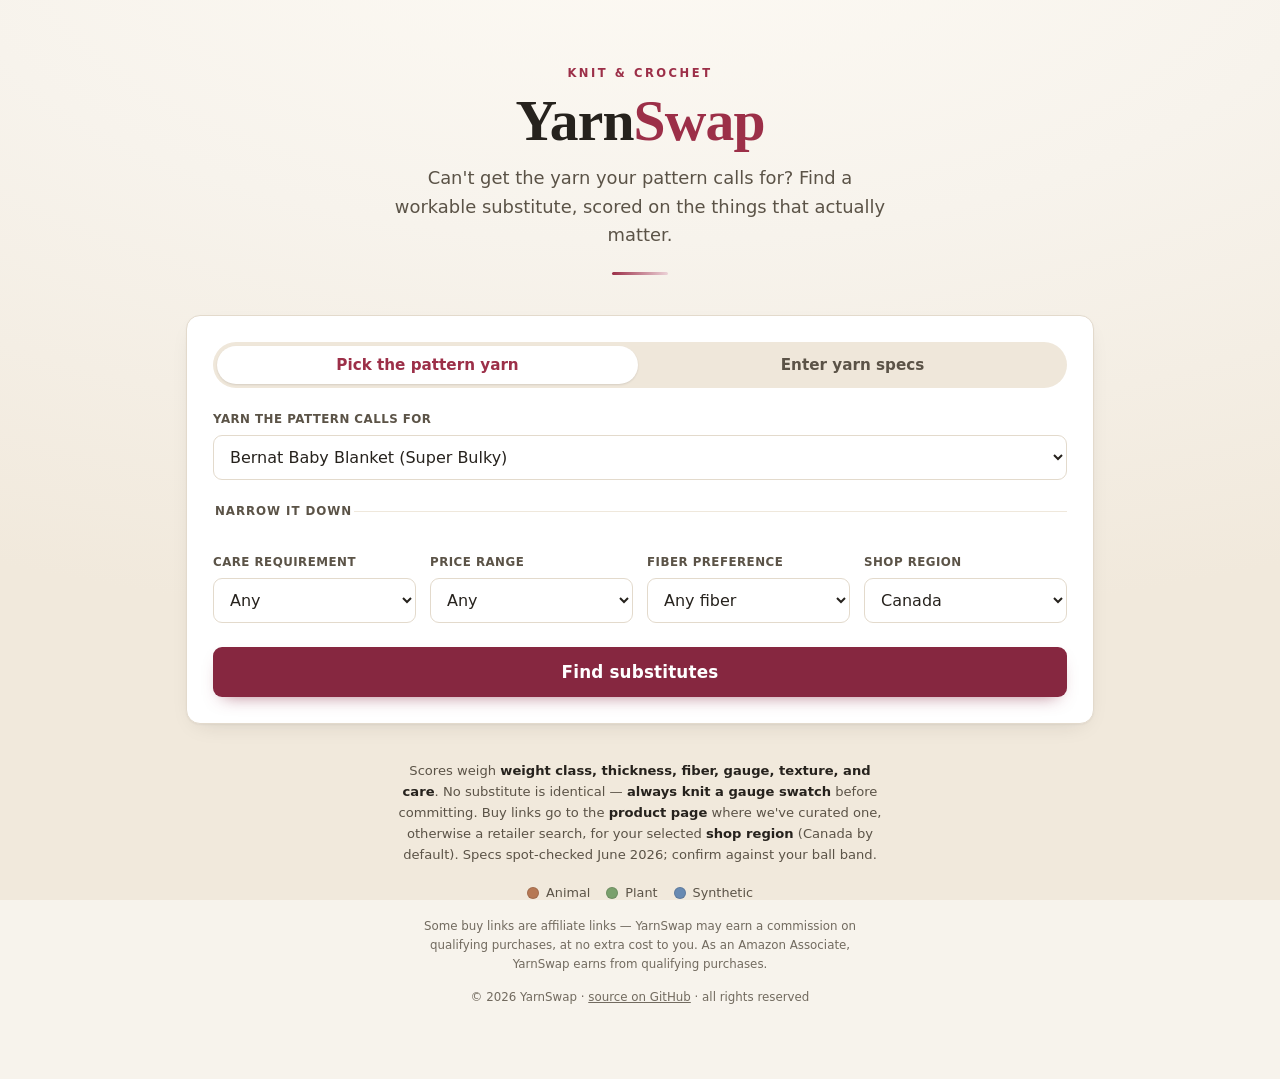
<file: index.html>
<!DOCTYPE html>
<html lang="en">
<head>
<meta charset="UTF-8">
<meta name="viewport" content="width=device-width, initial-scale=1.0">
<meta http-equiv="Content-Security-Policy" content="default-src 'self'; img-src 'self' data:; style-src 'self'; script-src 'self'; base-uri 'none'; form-action 'none'">
<meta name="description" content="Find a workable substitute when the yarn your knitting or crochet pattern calls for isn't available.">
<title>YarnSwap — Find a substitute yarn</title>
<link rel="stylesheet" href="styles.css">
</head>
<body>
<header class="site-head">
  <p class="eyebrow">Knit &amp; Crochet</p>
  <h1 class="mark">Yarn<b>Swap</b></h1>
  <p class="tagline">Can't get the yarn your pattern calls for? Find a workable substitute, scored on the things that actually matter.</p>
  <hr class="rule">
</header>

<main>
  <section class="panel" aria-labelledby="finderTitle">
    <h2 id="finderTitle" class="visually-hidden">Find a substitute</h2>

    <div class="seg" role="tablist" aria-label="How to choose the pattern yarn">
      <button id="tabPick" role="tab" aria-selected="true" aria-controls="modePick">Pick the pattern yarn</button>
      <button id="tabSpecs" role="tab" aria-selected="false" aria-controls="modeSpecs">Enter yarn specs</button>
    </div>

    <div id="modePick" role="tabpanel" aria-labelledby="tabPick">
      <div class="field">
        <label for="yarnSelect">Yarn the pattern calls for</label>
        <select id="yarnSelect"></select>
      </div>
    </div>

    <div id="modeSpecs" role="tabpanel" aria-labelledby="tabSpecs" hidden>
      <div class="grid cols4">
        <div class="field">
          <label for="sWeight">Yarn weight</label>
          <select id="sWeight"></select>
        </div>
        <div class="field">
          <label for="sYds">Yards per ball</label>
          <input type="number" id="sYds" value="220" min="1" inputmode="numeric">
        </div>
        <div class="field">
          <label for="sGrams">Grams per ball</label>
          <input type="number" id="sGrams" value="100" min="1" inputmode="numeric">
        </div>
        <div class="field">
          <label for="sGauge">Gauge (sts / 4 in)</label>
          <input type="number" id="sGauge" placeholder="optional" min="4" max="50" inputmode="numeric">
        </div>
      </div>
      <div class="grid cols4 mt">
        <div class="field">
          <label for="sFiber">Main fiber</label>
          <select id="sFiber"></select>
        </div>
        <div class="field">
          <label for="sFiberPct">Main fiber %</label>
          <input type="number" id="sFiberPct" value="100" min="1" max="100" inputmode="numeric">
        </div>
        <div class="field">
          <label for="sFiber2">Secondary fiber</label>
          <select id="sFiber2"></select>
        </div>
        <div class="field">
          <label for="sTexture">Texture</label>
          <select id="sTexture"></select>
        </div>
      </div>
      <div class="grid cols4 mt">
        <div class="check">
          <input type="checkbox" id="sWash">
          <label for="sWash">Machine washable</label>
        </div>
      </div>
    </div>

    <fieldset class="filters">
      <legend>Narrow it down</legend>
      <div class="grid cols4">
        <div class="field">
          <label for="fWash">Care requirement</label>
          <select id="fWash">
            <option value="any">Any</option>
            <option value="machine">Machine washable only</option>
          </select>
        </div>
        <div class="field">
          <label for="fPrice">Price range</label>
          <select id="fPrice">
            <option value="any">Any</option>
            <option value="1">Budget</option>
            <option value="2">Budget–mid</option>
            <option value="3">Any incl. premium</option>
          </select>
        </div>
        <div class="field">
          <label for="fFam">Fiber preference</label>
          <select id="fFam">
            <option value="any">Any fiber</option>
            <option value="animal">Animal (wool, alpaca…)</option>
            <option value="plant">Plant (cotton, linen…)</option>
            <option value="synthetic">Synthetic (acrylic…)</option>
          </select>
        </div>
        <div class="field">
          <label for="fRegion">Shop region</label>
          <select id="fRegion"></select>
        </div>
      </div>
    </fieldset>

    <button id="findBtn" class="findbtn">Find substitutes</button>
  </section>

  <section id="results" aria-live="polite" aria-label="Substitute results"></section>

  <footer>
    <p class="note">Scores weigh <strong>weight class, thickness, fiber, gauge, texture, and care</strong>.
    No substitute is identical — <strong>always knit a gauge swatch</strong> before committing. Buy links go to the <strong>product page</strong> where we've curated one, otherwise a retailer search, for your selected <strong>shop region</strong> (Canada by default).
    Specs spot-checked <span id="reviewed"></span>; confirm against your ball band.</p>
    <p class="legend" aria-hidden="true">
      <span><span class="dot dot-animal"></span>Animal</span>
      <span><span class="dot dot-plant"></span>Plant</span>
      <span><span class="dot dot-synthetic"></span>Synthetic</span>
    </p>
    <p class="note fineprint">Some buy links are affiliate links — YarnSwap may earn a commission
    on qualifying purchases, at no extra cost to you. As an Amazon Associate, YarnSwap earns from
    qualifying purchases.</p>
    <p class="note fineprint">© 2026 YarnSwap · <a href="https://github.com/shepherd70/yarn-swap" target="_blank" rel="noopener">source on GitHub</a> · all rights reserved</p>
  </footer>
</main>

<script src="scoring.js"></script>
<script src="app.js"></script>
</body>
</html>
</file>
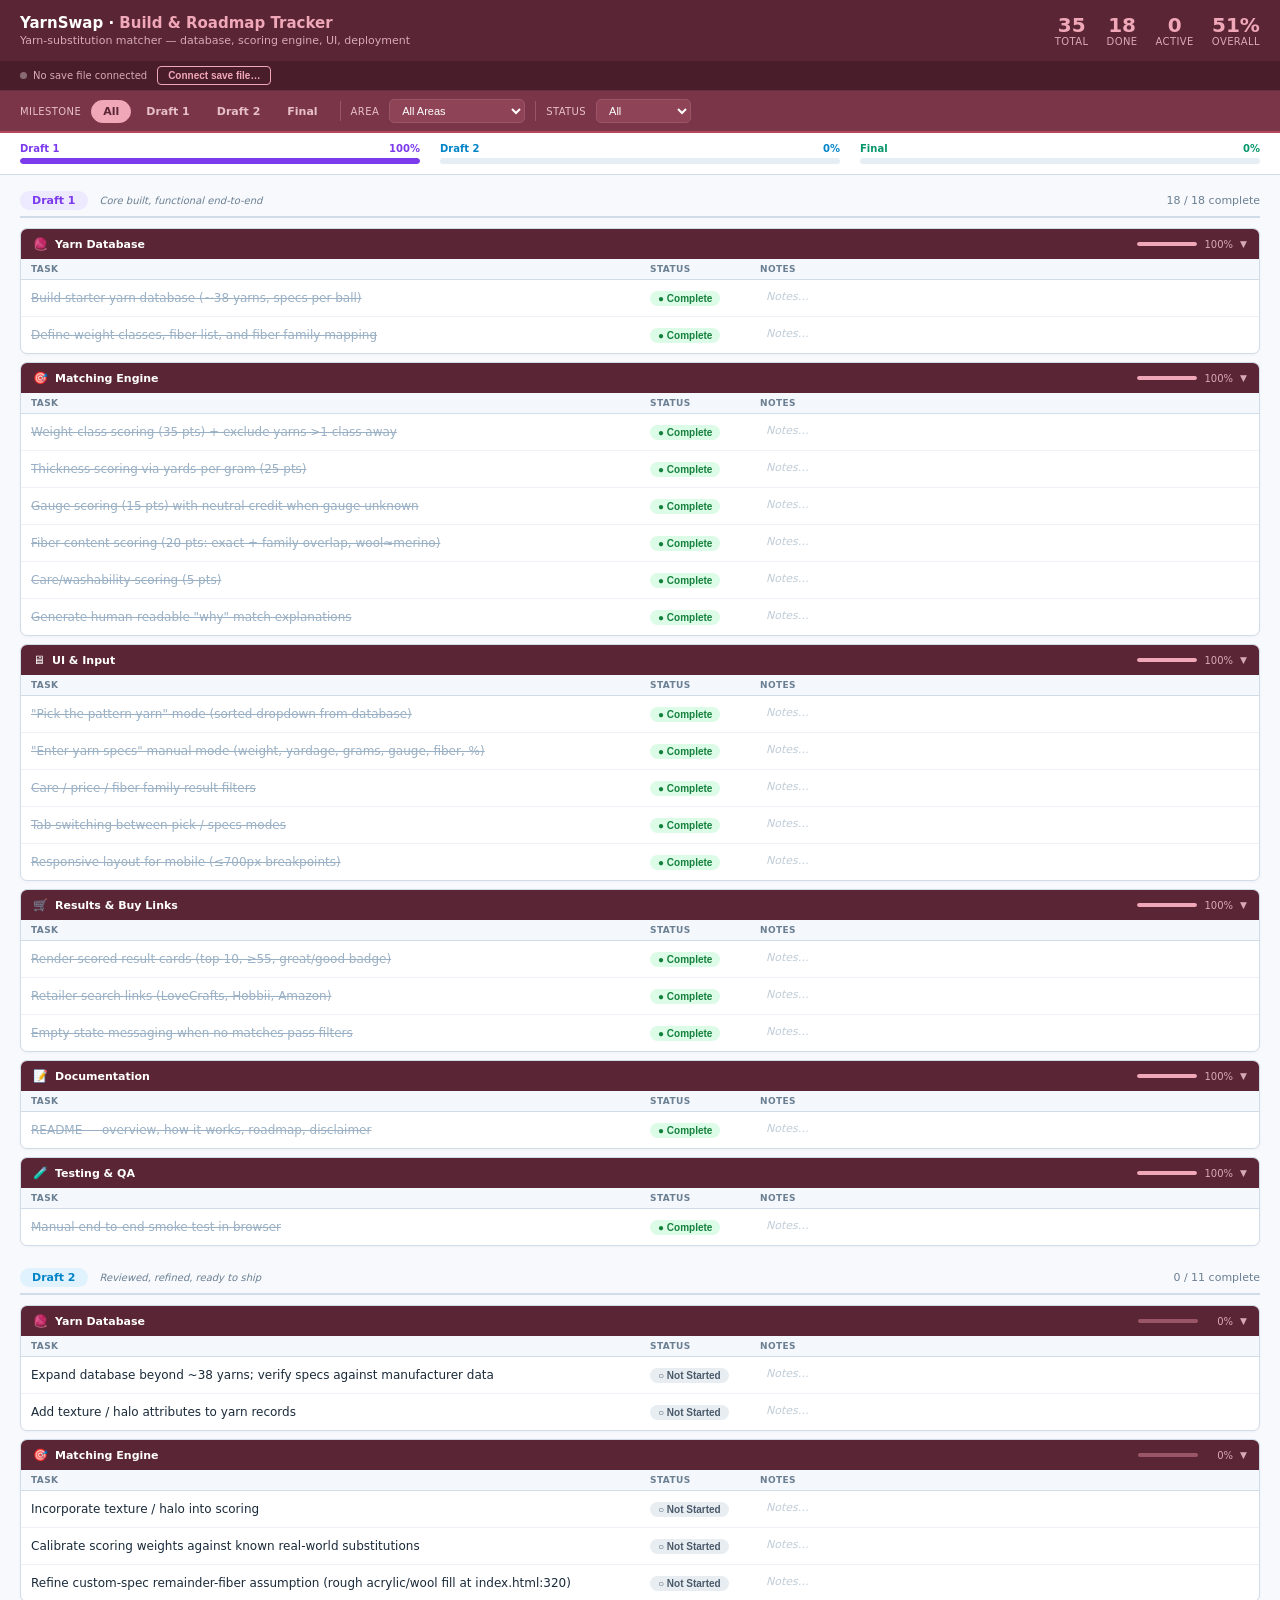
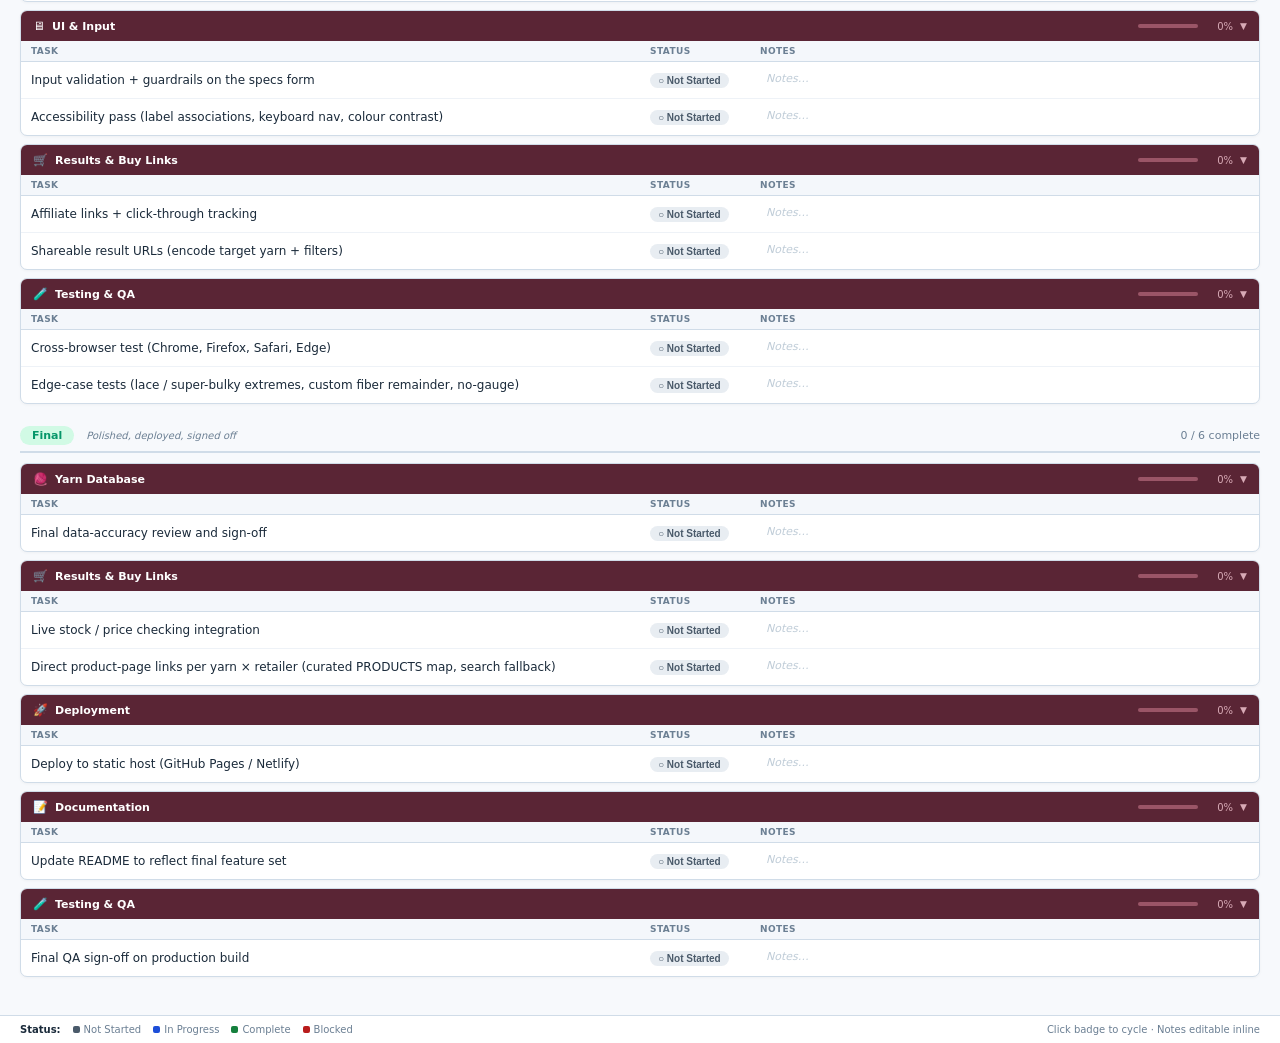
<file: docs/YarnSwap_Tracker.html>
<!DOCTYPE html>
<script type="application/json" id="cowork-artifact-meta">
{
  "name": "YarnSwap Tracker",
  "schemaVersion": 1,
  "description": "YarnSwap — build and roadmap tracker for the yarn-substitution matcher. Tasks cover the yarn database, matching engine, UI & input, results & buy links, documentation, testing, and deployment across Draft 1 / Draft 2 / Final milestones. State is saved to a local JSON file in your project directory via the File System Access API."
}
</script>
<html lang="en">
<head>
<meta charset="UTF-8">
<meta name="viewport" content="width=device-width, initial-scale=1.0">
<title>YarnSwap — Build Tracker</title>
<style>
  :root { color-scheme: light; }
  * { box-sizing: border-box; margin: 0; padding: 0; }
  body { font-family: 'Segoe UI', system-ui, sans-serif; background: #f7f9fc; color: #1a2a3a; font-size: 13px; }
  .header { background: #5a2535; color: #fff; padding: 14px 20px; display: flex; align-items: center; justify-content: space-between; flex-wrap: wrap; gap: 10px; }
  .header-left h1 { font-size: 15px; font-weight: 700; }
  .header-left h1 span { color: #f0a8b8; }
  .header-left p { font-size: 11px; color: #d8aab6; margin-top: 2px; }
  .header-right { display: flex; gap: 18px; align-items: center; }
  .hstat { text-align: center; }
  .hstat .num { font-size: 20px; font-weight: 700; color: #f0a8b8; line-height: 1; }
  .hstat .lbl { font-size: 10px; color: #d8aab6; text-transform: uppercase; letter-spacing: .4px; margin-top: 1px; }
  .controls { background: #7a3548; padding: 8px 20px; display: flex; align-items: center; gap: 10px; flex-wrap: wrap; border-bottom: 2px solid #b5485d; }
  .ctrl-label { font-size: 10px; color: #e8c0c9; text-transform: uppercase; letter-spacing: .4px; }
  .milestone-tabs { display: flex; gap: 3px; }
  .tab { padding: 4px 11px; border-radius: 20px; font-size: 11px; font-weight: 600; cursor: pointer; border: 1.5px solid transparent; color: #e8c0c9; transition: all .15s; }
  .tab:hover { color: #fff; border-color: #e8c0c9; }
  .tab.active { color: #5a2535; background: #f0a8b8; border-color: #f0a8b8; }
  .divider { width: 1px; height: 20px; background: #9a5567; }
  select { background: #8f4356; color: #fff; border: 1px solid #9a5567; border-radius: 5px; padding: 4px 8px; font-size: 11px; cursor: pointer; }
  select:focus { outline: none; border-color: #f0a8b8; }

  /* File save controls */
  .file-bar { background: #4a1d2b; padding: 5px 20px; display: flex; align-items: center; gap: 10px; border-bottom: 1px solid #6a3041; }
  .file-status { font-size: 10px; display: flex; align-items: center; gap: 6px; }
  .file-dot { width: 7px; height: 7px; border-radius: 50%; background: #8a6a72; flex-shrink: 0; }
  .file-dot.connected { background: #22c55e; }
  .file-dot.saving { background: #f0a8b8; }
  .file-dot.error { background: #ef4444; }
  .file-name { color: #d8aab6; font-size: 10px; max-width: 260px; overflow: hidden; text-overflow: ellipsis; white-space: nowrap; }
  .file-name.connected { color: #7dd3a8; }
  .file-btn { padding: 3px 10px; border-radius: 4px; font-size: 10px; font-weight: 600; cursor: pointer; border: 1px solid; transition: all .15s; }
  .file-btn.connect { background: transparent; border-color: #f0a8b8; color: #f0a8b8; }
  .file-btn.connect:hover { background: #f0a8b8; color: #4a1d2b; }
  .file-btn.disconnect { background: transparent; border-color: #8a6a72; color: #d8aab6; }
  .file-btn.disconnect:hover { border-color: #ef4444; color: #ef4444; }
  .save-msg { font-size: 10px; color: #d8aab6; margin-left: auto; opacity: 0; transition: opacity .3s; }
  .save-msg.show { opacity: 1; }

  .progress-overview { background: #fff; border-bottom: 1px solid #d0dce8; padding: 10px 20px; display: flex; gap: 20px; }
  .ms-progress { flex: 1; }
  .ms-progress .ms-label { display: flex; justify-content: space-between; font-size: 10px; margin-bottom: 4px; font-weight: 600; }
  .ms-bar-track { height: 6px; border-radius: 3px; background: #e5edf5; overflow: hidden; }
  .ms-bar-fill { height: 100%; border-radius: 3px; transition: width .4s ease; }
  .fill-d1 { background: #7c3aed; } .fill-d2 { background: #0284c7; } .fill-fin { background: #059669; }
  .main { padding: 16px 20px; }
  .ms-section { margin-bottom: 22px; }
  .ms-header { display: flex; align-items: center; gap: 8px; margin-bottom: 10px; padding-bottom: 6px; border-bottom: 2px solid #d0dce8; }
  .ms-badge { display: inline-flex; align-items: center; padding: 3px 12px; border-radius: 20px; font-size: 11px; font-weight: 700; }
  .ms-badge.d1 { background: #ede9fe; color: #7c3aed; }
  .ms-badge.d2 { background: #e0f2fe; color: #0284c7; }
  .ms-badge.fin { background: #d1fae5; color: #059669; }
  .ms-sub { font-size: 10px; color: #6b7f93; font-style: italic; margin-left: 4px; }
  .ms-count { font-size: 11px; color: #6b7f93; margin-left: auto; }
  .prog-group { margin-bottom: 8px; border: 1px solid #d0dce8; border-radius: 7px; overflow: hidden; background: #fff; box-shadow: 0 1px 3px rgba(0,0,0,.04); }
  .prog-header { padding: 8px 12px; background: #5a2535; color: #fff; display: flex; align-items: center; gap: 7px; cursor: pointer; user-select: none; }
  .prog-header:hover { background: #7a3548; }
  .prog-icon { font-size: 12px; }
  .prog-name { font-size: 11px; font-weight: 700; flex: 1; }
  .prog-mini-bar { width: 60px; height: 4px; border-radius: 2px; background: #9a5567; overflow: hidden; }
  .prog-mini-fill { height: 100%; border-radius: 2px; background: #f0a8b8; transition: width .4s; }
  .prog-pct { font-size: 10px; color: #d8aab6; min-width: 28px; text-align: right; }
  .chevron { font-size: 9px; color: #d8aab6; transition: transform .2s; }
  .prog-group.collapsed .chevron { transform: rotate(-90deg); }
  .prog-group.collapsed .prog-body { display: none; }
  .prog-body table { width: 100%; border-collapse: collapse; }
  .prog-body th { font-size: 9px; text-transform: uppercase; letter-spacing: .4px; color: #6b7f93; padding: 5px 10px; background: #f4f7fb; border-bottom: 1px solid #d0dce8; text-align: left; }
  .task-row { border-bottom: 1px solid #eef2f7; }
  .task-row:last-child { border-bottom: none; }
  .task-row:hover { background: #f8fbff; }
  .task-row td { padding: 7px 10px; vertical-align: middle; }
  .task-name { font-size: 12px; color: #1a2a3a; line-height: 1.4; }
  .task-name.done { text-decoration: line-through; color: #9ab0c4; }
  .status-btn { display: inline-flex; align-items: center; padding: 2px 8px; border-radius: 10px; font-size: 10px; font-weight: 600; cursor: pointer; border: none; white-space: nowrap; transition: all .15s; }
  .status-btn:hover { opacity: .82; transform: scale(1.04); }
  .status-btn.not-started { background: #e8edf2; color: #4a5a6a; }
  .status-btn.in-progress  { background: #dbeafe; color: #1d4ed8; }
  .status-btn.complete     { background: #dcfce7; color: #15803d; }
  .status-btn.blocked      { background: #fee2e2; color: #b91c1c; }
  .notes-input { width: 100%; border: 1px solid transparent; border-radius: 3px; padding: 2px 5px; font-size: 11px; color: #6b7f93; background: transparent; font-family: inherit; resize: none; }
  .notes-input:focus { outline: none; border-color: #d0dce8; background: #fff; color: #1a2a3a; }
  .notes-input::placeholder { color: #c0cdd8; font-style: italic; }
  .legend { display: flex; gap: 12px; padding: 8px 20px; background: #fff; border-top: 1px solid #d0dce8; font-size: 10px; color: #6b7f93; flex-wrap: wrap; align-items: center; }
  .legend-item { display: flex; align-items: center; gap: 4px; }
  .legend-dot { width: 7px; height: 7px; border-radius: 2px; }
  .empty { color: #6b7f93; padding: 32px; text-align: center; }

  /* No-support banner */
  .no-support { background: #fef3cd; border-bottom: 1px solid #f0c040; padding: 7px 20px; font-size: 11px; color: #7a5c00; display: none; }
</style>
</head>
<body>

<div class="header">
  <div class="header-left">
    <h1>YarnSwap · <span>Build &amp; Roadmap Tracker</span></h1>
    <p>Yarn-substitution matcher — database, scoring engine, UI, deployment</p>
  </div>
  <div class="header-right">
    <div class="hstat"><div class="num" id="h-total">0</div><div class="lbl">Total</div></div>
    <div class="hstat"><div class="num" id="h-done">0</div><div class="lbl">Done</div></div>
    <div class="hstat"><div class="num" id="h-prog">0</div><div class="lbl">Active</div></div>
    <div class="hstat"><div class="num" id="h-pct">0%</div><div class="lbl">Overall</div></div>
  </div>
</div>

<div class="no-support" id="no-support-banner">
  ⚠️ Your browser doesn't support the File System Access API. Progress won't be saved between sessions. Use Chrome or Edge for file persistence.
</div>

<div class="file-bar">
  <div class="file-status">
    <div class="file-dot" id="file-dot"></div>
    <span class="file-name" id="file-name">No save file connected</span>
  </div>
  <button class="file-btn connect" id="file-connect-btn" onclick="connectFile()">Connect save file…</button>
  <button class="file-btn disconnect" id="file-disconnect-btn" style="display:none" onclick="disconnectFile()">Disconnect</button>
  <span class="save-msg" id="save-msg">✓ Saved</span>
</div>

<div class="controls">
  <span class="ctrl-label">Milestone</span>
  <div class="milestone-tabs">
    <div class="tab active" data-ms="all">All</div>
    <div class="tab" data-ms="Draft 1">Draft 1</div>
    <div class="tab" data-ms="Draft 2">Draft 2</div>
    <div class="tab" data-ms="Final">Final</div>
  </div>
  <div class="divider"></div>
  <span class="ctrl-label">Area</span>
  <select id="prog-filter"><option value="all">All Areas</option></select>
  <div class="divider"></div>
  <span class="ctrl-label">Status</span>
  <select id="status-filter">
    <option value="all">All</option>
    <option value="not-started">Not Started</option>
    <option value="in-progress">In Progress</option>
    <option value="complete">Complete</option>
    <option value="blocked">Blocked</option>
  </select>
</div>

<div class="progress-overview">
  <div class="ms-progress">
    <div class="ms-label"><span style="color:#7c3aed">Draft 1</span><span id="pct-d1" style="color:#7c3aed">0%</span></div>
    <div class="ms-bar-track"><div class="ms-bar-fill fill-d1" id="bar-d1" style="width:0%"></div></div>
  </div>
  <div class="ms-progress">
    <div class="ms-label"><span style="color:#0284c7">Draft 2</span><span id="pct-d2" style="color:#0284c7">0%</span></div>
    <div class="ms-bar-track"><div class="ms-bar-fill fill-d2" id="bar-d2" style="width:0%"></div></div>
  </div>
  <div class="ms-progress">
    <div class="ms-label"><span style="color:#059669">Final</span><span id="pct-fin" style="color:#059669">0%</span></div>
    <div class="ms-bar-track"><div class="ms-bar-fill fill-fin" id="bar-fin" style="width:0%"></div></div>
  </div>
</div>

<div class="main" id="main-content"></div>

<div class="legend">
  <strong style="color:#1a2a3a">Status:</strong>
  <div class="legend-item"><div class="legend-dot" style="background:#4a5a6a"></div>Not Started</div>
  <div class="legend-item"><div class="legend-dot" style="background:#1d4ed8"></div>In Progress</div>
  <div class="legend-item"><div class="legend-dot" style="background:#15803d"></div>Complete</div>
  <div class="legend-item"><div class="legend-dot" style="background:#b91c1c"></div>Blocked</div>
  <span style="margin-left:auto;font-size:10px">Click badge to cycle · Notes editable inline</span>
</div>

<script>
// ── Task data ──────────────────────────────────────────────────────────────
const MS_SUBS = {
  'Draft 1': 'Core built, functional end-to-end',
  'Draft 2': 'Reviewed, refined, ready to ship',
  'Final':   'Polished, deployed, signed off'
};
const MILESTONES = ['Draft 1','Draft 2','Final'];
const STATUS_CYCLE = ['not-started','in-progress','complete','blocked'];
const STATUS_LABELS = {'not-started':'○ Not Started','in-progress':'◑ In Progress','complete':'● Complete','blocked':'✕ Blocked'};
const PROG_ICONS = {
  'Yarn Database':        '🧶',
  'Matching Engine':      '🎯',
  'UI & Input':           '🖥',
  'Results & Buy Links':  '🛒',
  'Documentation':        '📝',
  'Testing & QA':         '🧪',
  'Deployment':           '🚀',
};

const TASKS = [
  {id:1,  program:'Yarn Database', milestone:'Draft 1', task:'Build starter yarn database (~38 yarns, specs per ball)'},
  {id:2,  program:'Yarn Database', milestone:'Draft 1', task:'Define weight classes, fiber list, and fiber-family mapping'},
  {id:3,  program:'Matching Engine', milestone:'Draft 1', task:'Weight-class scoring (35 pts) + exclude yarns >1 class away'},
  {id:4,  program:'Matching Engine', milestone:'Draft 1', task:'Thickness scoring via yards-per-gram (25 pts)'},
  {id:5,  program:'Matching Engine', milestone:'Draft 1', task:'Gauge scoring (15 pts) with neutral credit when gauge unknown'},
  {id:6,  program:'Matching Engine', milestone:'Draft 1', task:'Fiber-content scoring (20 pts: exact + family overlap, wool≈merino)'},
  {id:7,  program:'Matching Engine', milestone:'Draft 1', task:'Care/washability scoring (5 pts)'},
  {id:8,  program:'Matching Engine', milestone:'Draft 1', task:'Generate human-readable "why" match explanations'},
  {id:9,  program:'UI & Input', milestone:'Draft 1', task:'"Pick the pattern yarn" mode (sorted dropdown from database)'},
  {id:10, program:'UI & Input', milestone:'Draft 1', task:'"Enter yarn specs" manual mode (weight, yardage, grams, gauge, fiber, %)'},
  {id:11, program:'UI & Input', milestone:'Draft 1', task:'Care / price / fiber-family result filters'},
  {id:12, program:'UI & Input', milestone:'Draft 1', task:'Tab switching between pick / specs modes'},
  {id:13, program:'UI & Input', milestone:'Draft 1', task:'Responsive layout for mobile (≤700px breakpoints)'},
  {id:14, program:'Results & Buy Links', milestone:'Draft 1', task:'Render scored result cards (top 10, ≥55, great/good badge)'},
  {id:15, program:'Results & Buy Links', milestone:'Draft 1', task:'Retailer search links (LoveCrafts, Hobbii, Amazon)'},
  {id:16, program:'Results & Buy Links', milestone:'Draft 1', task:'Empty-state messaging when no matches pass filters'},
  {id:17, program:'Documentation', milestone:'Draft 1', task:'README — overview, how-it-works, roadmap, disclaimer'},
  {id:18, program:'Testing & QA', milestone:'Draft 1', task:'Manual end-to-end smoke test in browser'},
  {id:19, program:'Yarn Database', milestone:'Draft 2', task:'Expand database beyond ~38 yarns; verify specs against manufacturer data'},
  {id:20, program:'Yarn Database', milestone:'Draft 2', task:'Add texture / halo attributes to yarn records'},
  {id:21, program:'Matching Engine', milestone:'Draft 2', task:'Incorporate texture / halo into scoring'},
  {id:22, program:'Matching Engine', milestone:'Draft 2', task:'Calibrate scoring weights against known real-world substitutions'},
  {id:23, program:'Matching Engine', milestone:'Draft 2', task:'Refine custom-spec remainder-fiber assumption (rough acrylic/wool fill at index.html:320)'},
  {id:24, program:'UI & Input', milestone:'Draft 2', task:'Input validation + guardrails on the specs form'},
  {id:25, program:'UI & Input', milestone:'Draft 2', task:'Accessibility pass (label associations, keyboard nav, colour contrast)'},
  {id:26, program:'Results & Buy Links', milestone:'Draft 2', task:'Affiliate links + click-through tracking'},
  {id:27, program:'Results & Buy Links', milestone:'Draft 2', task:'Shareable result URLs (encode target yarn + filters)'},
  {id:28, program:'Testing & QA', milestone:'Draft 2', task:'Cross-browser test (Chrome, Firefox, Safari, Edge)'},
  {id:29, program:'Testing & QA', milestone:'Draft 2', task:'Edge-case tests (lace / super-bulky extremes, custom fiber remainder, no-gauge)'},
  {id:30, program:'Yarn Database', milestone:'Final', task:'Final data-accuracy review and sign-off'},
  {id:31, program:'Results & Buy Links', milestone:'Final', task:'Live stock / price checking integration'},
  {id:32, program:'Deployment', milestone:'Final', task:'Deploy to static host (GitHub Pages / Netlify)'},
  {id:33, program:'Documentation', milestone:'Final', task:'Update README to reflect final feature set'},
  {id:34, program:'Testing & QA', milestone:'Final', task:'Final QA sign-off on production build'},
  {id:35, program:'Results & Buy Links', milestone:'Final', task:'Direct product-page links per yarn × retailer (curated PRODUCTS map, search fallback)'},
];

// ── State ──────────────────────────────────────────────────────────────────
// Draft 1 (ids 1–18) is complete in the current prototype; everything else not started.
const DONE = new Set([1,2,3,4,5,6,7,8,9,10,11,12,13,14,15,16,17,18]);
const state = {};
TASKS.forEach(t => {
  state[t.id] = { status: DONE.has(t.id) ? 'complete' : 'not-started', notes: '' };
});

let activeMs = 'all', activeProg = 'all', activeSt = 'all';

// ── File System Access API ─────────────────────────────────────────────────
const DB_NAME = 'yarn-tracker-db';
const DB_STORE = 'handles';
const DB_KEY = 'saveFile';
const FS_SUPPORTED = ('showOpenFilePicker' in window);

let fileHandle = null;
let saveTimer = null;
let isSaving = false;

if (!FS_SUPPORTED) {
  document.getElementById('no-support-banner').style.display = 'block';
  document.getElementById('file-connect-btn').disabled = true;
  document.getElementById('file-connect-btn').style.opacity = '0.4';
  document.getElementById('file-connect-btn').title = 'File System Access API not supported in this browser';
}

// IndexedDB helpers
function openDB() {
  return new Promise((resolve, reject) => {
    const req = indexedDB.open(DB_NAME, 1);
    req.onupgradeneeded = e => e.target.result.createObjectStore(DB_STORE);
    req.onsuccess = e => resolve(e.target.result);
    req.onerror = e => reject(e.target.error);
  });
}
async function dbGet(key) {
  const db = await openDB();
  return new Promise((resolve, reject) => {
    const tx = db.transaction(DB_STORE, 'readonly');
    const req = tx.objectStore(DB_STORE).get(key);
    req.onsuccess = () => resolve(req.result);
    req.onerror = () => reject(req.error);
  });
}
async function dbSet(key, val) {
  const db = await openDB();
  return new Promise((resolve, reject) => {
    const tx = db.transaction(DB_STORE, 'readwrite');
    const req = tx.objectStore(DB_STORE).put(val, key);
    req.onsuccess = () => resolve();
    req.onerror = () => reject(req.error);
  });
}
async function dbDelete(key) {
  const db = await openDB();
  return new Promise((resolve, reject) => {
    const tx = db.transaction(DB_STORE, 'readwrite');
    const req = tx.objectStore(DB_STORE).delete(key);
    req.onsuccess = () => resolve();
    req.onerror = () => reject(req.error);
  });
}

// UI helpers
function setFileUI(status, name) {
  const dot = document.getElementById('file-dot');
  const nameEl = document.getElementById('file-name');
  const connectBtn = document.getElementById('file-connect-btn');
  const disconnectBtn = document.getElementById('file-disconnect-btn');

  dot.className = 'file-dot' + (status ? ' ' + status : '');
  nameEl.textContent = name || 'No save file connected';
  nameEl.className = 'file-name' + (status === 'connected' ? ' connected' : '');

  if (status === 'connected' || status === 'saving') {
    connectBtn.textContent = 'Change file…';
    disconnectBtn.style.display = 'inline-block';
  } else {
    connectBtn.textContent = 'Connect save file…';
    disconnectBtn.style.display = 'none';
  }
}

function flashSaved() {
  const msg = document.getElementById('save-msg');
  msg.classList.add('show');
  setTimeout(() => msg.classList.remove('show'), 1800);
}

// Load state from file
async function loadFromFile(handle) {
  try {
    const file = await handle.getFile();
    const text = await file.text();
    const saved = JSON.parse(text);
    // Merge saved state into current state (only known ids)
    Object.keys(saved).forEach(id => {
      if (state[id] !== undefined) {
        state[id] = { ...state[id], ...saved[id] };
      }
    });
    return true;
  } catch (e) {
    console.warn('Could not load state from file:', e);
    return false;
  }
}

// Save state to file
async function saveToFile() {
  if (!fileHandle) return;
  isSaving = true;
  setFileUI('saving', fileHandle.name);
  try {
    const writable = await fileHandle.createWritable();
    await writable.write(JSON.stringify(state, null, 2));
    await writable.close();
    setFileUI('connected', fileHandle.name);
    flashSaved();
  } catch (e) {
    console.error('Save failed:', e);
    setFileUI('error', fileHandle.name + ' (save failed)');
  }
  isSaving = false;
}

// Debounced auto-save
function scheduleSave() {
  if (!fileHandle) return;
  clearTimeout(saveTimer);
  saveTimer = setTimeout(saveToFile, 600);
}

// Connect to a file (new or existing)
async function connectFile() {
  if (!FS_SUPPORTED) return;
  try {
    const opts = {
      suggestedName: 'yarn-tracker-state.json',
      types: [{ description: 'JSON State File', accept: { 'application/json': ['.json'] } }]
    };
    // Try showSaveFilePicker first so user can create or pick
    let handle;
    try {
      handle = await window.showSaveFilePicker(opts);
    } catch (e) {
      if (e.name === 'AbortError') return; // user cancelled
      // Fallback to open picker if save picker not available
      [handle] = await window.showOpenFilePicker({
        types: [{ description: 'JSON State File', accept: { 'application/json': ['.json'] } }]
      });
    }
    fileHandle = handle;
    await dbSet(DB_KEY, handle);

    // If the file already has content, load it; otherwise save current state
    const file = await handle.getFile();
    if (file.size > 0) {
      const loaded = await loadFromFile(handle);
      if (loaded) render();
    }
    await saveToFile();
  } catch (e) {
    if (e.name !== 'AbortError') {
      console.error('Connect failed:', e);
      setFileUI('error', 'Connection failed');
    }
  }
}

// Disconnect
async function disconnectFile() {
  fileHandle = null;
  await dbDelete(DB_KEY);
  setFileUI(null, null);
}

// On load: try to restore handle from IndexedDB
async function initFile() {
  if (!FS_SUPPORTED) return;
  try {
    const handle = await dbGet(DB_KEY);
    if (!handle) return;
    // Request permission (required after page reload)
    const perm = await handle.queryPermission({ mode: 'readwrite' });
    if (perm === 'granted') {
      fileHandle = handle;
      const loaded = await loadFromFile(handle);
      if (loaded) render();
      setFileUI('connected', handle.name);
    } else {
      // Permission needs re-granting — show a prompt
      setFileUI(null, null);
      const reBtn = document.getElementById('file-connect-btn');
      reBtn.textContent = 'Re-connect ' + handle.name + '…';
      reBtn.onclick = async () => {
        const p = await handle.requestPermission({ mode: 'readwrite' });
        if (p === 'granted') {
          fileHandle = handle;
          const loaded = await loadFromFile(handle);
          if (loaded) render();
          setFileUI('connected', handle.name);
          reBtn.textContent = 'Change file…';
          reBtn.onclick = connectFile;
        }
      };
    }
  } catch (e) {
    console.warn('Could not restore file handle:', e);
  }
}

// ── Render ─────────────────────────────────────────────────────────────────
function filtered() {
  return TASKS.filter(t =>
    (activeMs === 'all' || t.milestone === activeMs) &&
    (activeProg === 'all' || t.program === activeProg) &&
    (activeSt === 'all' || state[t.id].status === activeSt)
  );
}

function render() {
  const tasks = filtered();
  const main = document.getElementById('main-content');
  const grouped = {};
  MILESTONES.forEach(ms => { grouped[ms] = {}; });
  tasks.forEach(t => {
    if (!grouped[t.milestone][t.program]) grouped[t.milestone][t.program] = [];
    grouped[t.milestone][t.program].push(t);
  });
  let html = '';
  MILESTONES.forEach(ms => {
    const key = ms === 'Draft 1' ? 'd1' : ms === 'Draft 2' ? 'd2' : 'fin';
    const pm = grouped[ms];
    const all = Object.values(pm).flat();
    if (!all.length) return;
    const done = all.filter(t => state[t.id].status === 'complete').length;
    html += `<div class="ms-section">
      <div class="ms-header">
        <span class="ms-badge ${key}">${ms}</span>
        <span class="ms-sub">${MS_SUBS[ms]}</span>
        <span class="ms-count">${done} / ${all.length} complete</span>
      </div>`;
    Object.keys(pm).forEach(prog => {
      const pt = pm[prog];
      const pd = pt.filter(t => state[t.id].status === 'complete').length;
      const pp = pt.length ? Math.round(pd/pt.length*100) : 0;
      const gid = `g-${ms.replace(/\s/g,'-')}-${prog.replace(/[^a-z0-9]/gi,'-')}`;
      html += `<div class="prog-group" id="${gid}">
        <div class="prog-header" onclick="toggle('${gid}')">
          <span class="prog-icon">${PROG_ICONS[prog]||'📌'}</span>
          <span class="prog-name">${prog}</span>
          <div class="prog-mini-bar"><div class="prog-mini-fill" style="width:${pp}%"></div></div>
          <span class="prog-pct">${pp}%</span>
          <span class="chevron">&#9660;</span>
        </div>
        <div class="prog-body"><table>
          <tr><th style="width:50%">Task</th><th style="width:110px">Status</th><th>Notes</th></tr>`;
      pt.forEach(t => {
        const s = state[t.id].status;
        const dn = s === 'complete' ? ' done' : '';
        html += `<tr class="task-row">
          <td><span class="task-name${dn}">${t.task}</span></td>
          <td><button class="status-btn ${s}" onclick="cycleStatus(${t.id})">${STATUS_LABELS[s]}</button></td>
          <td><textarea class="notes-input" rows="1" placeholder="Notes…"
            onchange="state[${t.id}].notes=this.value;scheduleSave()"
            onfocus="this.rows=2" onblur="this.rows=1">${state[t.id].notes}</textarea></td>
        </tr>`;
      });
      html += `</table></div></div>`;
    });
    html += `</div>`;
  });
  main.innerHTML = html || `<p class="empty">No tasks match the current filters.</p>`;
  updateStats();
}

function updateStats() {
  const total = TASKS.length;
  const done  = TASKS.filter(t => state[t.id].status === 'complete').length;
  const prog  = TASKS.filter(t => state[t.id].status === 'in-progress').length;
  document.getElementById('h-total').textContent = total;
  document.getElementById('h-done').textContent  = done;
  document.getElementById('h-prog').textContent  = prog;
  document.getElementById('h-pct').textContent   = Math.round(done/total*100) + '%';
  MILESTONES.forEach(ms => {
    const key = ms==='Draft 1'?'d1':ms==='Draft 2'?'d2':'fin';
    const mt = TASKS.filter(t=>t.milestone===ms);
    const md = mt.filter(t=>state[t.id].status==='complete').length;
    const p  = mt.length ? Math.round(md/mt.length*100) : 0;
    document.getElementById(`pct-${key}`).textContent = p+'%';
    document.getElementById(`bar-${key}`).style.width  = p+'%';
  });
}

function cycleStatus(id) {
  const i = STATUS_CYCLE.indexOf(state[id].status);
  state[id].status = STATUS_CYCLE[(i+1) % STATUS_CYCLE.length];
  render();
  scheduleSave();
}

function toggle(id) { document.getElementById(id).classList.toggle('collapsed'); }

document.querySelectorAll('.tab').forEach(tab => {
  tab.addEventListener('click', () => {
    document.querySelectorAll('.tab').forEach(t => t.classList.remove('active'));
    tab.classList.add('active');
    activeMs = tab.dataset.ms;
    render();
  });
});
document.getElementById('prog-filter').addEventListener('change', e => { activeProg = e.target.value; render(); });
document.getElementById('status-filter').addEventListener('change', e => { activeSt = e.target.value; render(); });

const sel = document.getElementById('prog-filter');
[...new Set(TASKS.map(t=>t.program))].forEach(p => {
  const o = document.createElement('option'); o.value=p; o.textContent=p; sel.appendChild(o);
});

render();
initFile();
</script>
</body>
</html>
</file>
<file: styles.css>
/* =========================================================================
   YarnSwap — "editorial atelier": warm, refined, modern.
   Self-contained (no web fonts) so the app stays offline-friendly and CSP-strict.
   ========================================================================= */
:root {
  /* type */
  --font-display: "Iowan Old Style", "Palatino Linotype", Palatino, "Book Antiqua", Georgia, serif;
  --font-sans: ui-sans-serif, system-ui, "Segoe UI", "Helvetica Neue", Arial, sans-serif;

  /* surfaces */
  --paper: #f7f3ec;
  --paper-2: #efe7da;
  --surface: #ffffff;
  --line: #e3dacc;
  --line-soft: #efe8dc;

  /* ink */
  --ink: #26221d;
  --ink-2: #5b5347;     /* secondary text — AA on paper & surface */

  /* accent (berry) */
  --berry: #9c2f48;        /* accent text / links on light */
  --berry-strong: #862740; /* solid fills with white text */
  --berry-tint: #f4e3e6;
  --berry-tint-2: #ecd2d7;

  /* match tiers */
  --great: #1f6b46;
  --good: #8a5a14;

  --focus: #2f6fb0;

  --radius: 14px;
  --radius-sm: 9px;
  --shadow: 0 1px 2px rgba(38,34,29,.04), 0 8px 24px -12px rgba(38,34,29,.18);
  --shadow-lift: 0 2px 4px rgba(38,34,29,.05), 0 16px 36px -14px rgba(38,34,29,.26);
}

* { box-sizing: border-box; }

html { -webkit-text-size-adjust: 100%; }

body {
  margin: 0;
  font-family: var(--font-sans);
  color: var(--ink);
  line-height: 1.6;
  background-color: var(--paper);
  background-image: radial-gradient(120% 80% at 50% -10%, #fdfaf4 0%, var(--paper) 46%, #f1e9dc 100%);
  background-attachment: fixed;
}

/* ---------- header ---------- */
.site-head { text-align: center; padding: clamp(32px, 6vw, 64px) 20px 0; }
.eyebrow {
  font-size: .72rem; letter-spacing: .22em; text-transform: uppercase;
  color: var(--berry); font-weight: 600; margin: 0 0 10px;
}
.mark {
  font-family: var(--font-display);
  font-size: clamp(2.4rem, 7vw, 3.6rem);
  line-height: 1; letter-spacing: -.015em; margin: 0; font-weight: 600;
}
.mark b { color: var(--berry); font-weight: inherit; }
.tagline {
  font-size: clamp(1rem, 2.4vw, 1.12rem); color: var(--ink-2);
  max-width: 44ch; margin: 14px auto 0;
}
.rule {
  width: 56px; height: 3px; margin: 22px auto 0; border: 0; border-radius: 3px;
  background: linear-gradient(90deg, var(--berry), var(--berry-tint-2));
}

main { max-width: 940px; margin: 0 auto; padding: clamp(24px, 5vw, 40px) 16px 72px; }

/* ---------- panel / finder ---------- */
.panel {
  background: var(--surface);
  border: 1px solid var(--line);
  border-radius: var(--radius);
  box-shadow: var(--shadow);
  padding: clamp(18px, 3vw, 26px);
}

.seg {
  display: flex; gap: 4px; padding: 4px; margin-bottom: 22px;
  background: var(--paper-2); border-radius: 999px;
}
.seg button {
  flex: 1; min-width: 0; padding: 10px 12px; font-family: inherit; font-size: .95rem; font-weight: 600;
  border: 0; background: transparent; color: var(--ink-2);
  border-radius: 999px; cursor: pointer; transition: background .18s, color .18s;
}
.seg button:hover { color: var(--ink); }
.seg button[aria-selected="true"] {
  background: var(--surface); color: var(--berry);
  box-shadow: 0 1px 2px rgba(38,34,29,.12);
}

.field { display: flex; flex-direction: column; }
label, .label {
  display: block; font-size: .74rem; letter-spacing: .04em; text-transform: uppercase;
  color: var(--ink-2); font-weight: 600; margin-bottom: 6px;
}
select, input[type=number], input[type=text] {
  width: 100%; padding: 11px 12px; font-family: inherit; font-size: 1rem;
  color: var(--ink); background: var(--surface);
  border: 1px solid var(--line); border-radius: var(--radius-sm);
  transition: border-color .15s, box-shadow .15s;
}
select:hover, input:hover { border-color: #d3c7b4; }
select:focus-visible, input:focus-visible, button:focus-visible, a:focus-visible {
  outline: 2px solid var(--focus); outline-offset: 2px;
}
select:focus, input:focus {
  outline: none; border-color: var(--berry); box-shadow: 0 0 0 3px var(--berry-tint);
}

.grid { display: grid; gap: 14px; }
.cols2 { grid-template-columns: repeat(2, 1fr); }
.cols3 { grid-template-columns: repeat(3, 1fr); }
.cols4 { grid-template-columns: repeat(4, 1fr); }
.mt { margin-top: 14px; }

.check { display: flex; align-items: center; gap: 9px; }
.check input { width: 18px; height: 18px; accent-color: var(--berry); }
.check label { margin: 0; text-transform: none; letter-spacing: 0; font-size: .95rem; color: var(--ink); font-weight: 500; }

.filters {
  margin-top: 22px; padding-top: 20px; border-top: 1px solid var(--line-soft);
}
.filters legend, .filters-title {
  font-size: .74rem; letter-spacing: .08em; text-transform: uppercase;
  color: var(--ink-2); font-weight: 700; margin-bottom: 12px;
}
fieldset { border: 0; margin: 0; padding: 0; }

.findbtn {
  margin-top: 24px; width: 100%; padding: 15px; cursor: pointer;
  font-family: inherit; font-size: 1.05rem; font-weight: 600; letter-spacing: .01em;
  color: #fff; background: var(--berry-strong); border: 0; border-radius: var(--radius-sm);
  transition: background .18s, transform .06s, box-shadow .18s;
  box-shadow: 0 8px 18px -10px rgba(134,39,64,.7);
}
.findbtn:hover { background: #742035; box-shadow: 0 10px 22px -10px rgba(134,39,64,.8); }
.findbtn:active { transform: translateY(1px); }

/* ---------- results ---------- */
#results { margin-top: clamp(22px, 4vw, 34px); }
.results-head {
  display: flex; justify-content: space-between; align-items: flex-end;
  flex-wrap: wrap; gap: 6px 16px; margin-bottom: 4px;
}
.results-head h2 {
  font-family: var(--font-display); font-weight: 600; font-size: 1.5rem; margin: 0; letter-spacing: -.01em;
}
.results-head .basis { font-size: .9rem; color: var(--ink-2); }
.results-actions { display: flex; gap: 10px; align-items: center; }
.copybtn {
  font-family: inherit; font-size: .82rem; font-weight: 600; cursor: pointer;
  color: var(--berry); background: var(--berry-tint); border: 1px solid var(--berry-tint-2);
  border-radius: 999px; padding: 7px 14px; transition: background .15s;
}
.copybtn:hover { background: var(--berry-tint-2); }
.copybtn.copied { color: var(--great); background: #e3f1e8; border-color: #cbe6d6; }
.results-meta { font-size: .82rem; color: var(--ink-2); margin: 8px 0 18px; }

.card {
  background: var(--surface); border: 1px solid var(--line);
  border-radius: var(--radius); box-shadow: var(--shadow);
  padding: 18px 20px; margin-bottom: 14px;
  display: grid; grid-template-columns: 64px 1fr minmax(120px, auto); gap: 18px; align-items: start;
  transition: transform .18s ease, box-shadow .18s ease, border-color .18s ease;
  animation: rise .45s cubic-bezier(.2,.7,.3,1) both;
}
.card:hover { transform: translateY(-2px); box-shadow: var(--shadow-lift); border-color: #d8cdba; }
@keyframes rise { from { opacity: 0; transform: translateY(10px); } to { opacity: 1; transform: none; } }
.cards .card:nth-child(1) { animation-delay: .02s; }
.cards .card:nth-child(2) { animation-delay: .06s; }
.cards .card:nth-child(3) { animation-delay: .10s; }
.cards .card:nth-child(4) { animation-delay: .14s; }
.cards .card:nth-child(5) { animation-delay: .18s; }
.cards .card:nth-child(6) { animation-delay: .22s; }
.cards .card:nth-child(7) { animation-delay: .26s; }
.cards .card:nth-child(8) { animation-delay: .30s; }
.cards .card:nth-child(9) { animation-delay: .34s; }
.cards .card:nth-child(10) { animation-delay: .38s; }

/* score ring */
.ring { display: block; }
.ring-track { fill: none; stroke: var(--line); stroke-width: 6; }
.ring-val { fill: none; stroke-width: 6; stroke-linecap: round; }
.ring-val.great { stroke: var(--great); }
.ring-val.good { stroke: var(--good); }
.ring-num {
  font-family: var(--font-display); font-weight: 600; font-size: 20px;
  fill: var(--ink); dominant-baseline: central;
}

.card-main { min-width: 0; }
.card-top { display: flex; align-items: baseline; flex-wrap: wrap; gap: 6px 12px; }
.card-main h3 { margin: 0; font-size: 1.16rem; font-weight: 700; letter-spacing: -.01em; }
.match-label { font-size: .76rem; font-weight: 700; letter-spacing: .04em; text-transform: uppercase; }
.match-label.great { color: var(--great); }
.match-label.good { color: var(--good); }

.fiber { display: flex; align-items: center; gap: 8px; margin: 7px 0 0; font-size: .92rem; color: var(--ink-2); }
.swatch { flex: none; border-radius: 50%; box-shadow: inset 0 0 0 1px rgba(38,34,29,.14); }

.pills { list-style: none; display: flex; flex-wrap: wrap; gap: 6px; margin: 12px 0 0; padding: 0; }
.pills li {
  font-size: .8rem; color: var(--ink-2); background: var(--paper);
  border: 1px solid var(--line); border-radius: 7px; padding: 3px 9px;
}
.pills li.cap { text-transform: capitalize; }
.why { margin: 12px 0 0; font-size: .88rem; color: var(--ink-2); font-style: italic; }

/* stretch matches — close in character but below the quality bar, shown de-emphasised */
.stretch-block { margin-top: 20px; border-top: 1px dashed var(--line); }
.stretch-head { font-size: .84rem; color: var(--ink-2); font-style: italic; margin: 16px 0 12px; }
.stretch-block .card { border-style: dashed; box-shadow: none; }
.ring-val.stretch { stroke: var(--ink-2); opacity: .55; }
.match-label.stretch { color: var(--ink-2); }

.buys { display: flex; flex-direction: column; gap: 7px; }
.buys-label { font-size: .68rem; letter-spacing: .08em; text-transform: uppercase; color: var(--ink-2); font-weight: 700; margin-bottom: 1px; }
.buys a {
  font-size: .85rem; font-weight: 600; text-decoration: none; text-align: center;
  color: var(--berry); background: var(--surface);
  border: 1px solid var(--berry-tint-2); border-radius: var(--radius-sm); padding: 8px 12px;
  transition: background .15s, color .15s, border-color .15s;
}
.buys a:hover { background: var(--berry-strong); color: #fff; border-color: var(--berry-strong); }
/* curated product-page links (data-buy="direct") read as the "sure thing" next to
   search fallbacks: tinted fill + a small compass arrow. Hover already goes solid. */
.buys a[data-buy="direct"] { background: var(--berry-tint); border-color: var(--berry); }
.buys a[data-buy="direct"]::after { content: " ↗"; font-size: .78em; }

/* states */
.state { text-align: center; padding: 34px 20px; color: var(--ink-2); }
.state-empty { font-style: italic; }
.state-error { text-align: left; border-color: var(--berry-tint-2); }
.state-error h2 { font-size: 1.05rem; font-weight: 700; margin: 0 0 10px; color: var(--berry); font-family: var(--font-sans); }
.state-error ul { margin: 0; padding-left: 20px; font-size: .92rem; }
.state-error li { margin: 3px 0; }
input.invalid, select.invalid { border-color: var(--berry); background: var(--berry-tint); }

/* footer */
.note { margin: 36px auto 0; max-width: 60ch; text-align: center; font-size: .82rem; color: var(--ink-2); }
.note strong { color: var(--ink); font-weight: 600; }
.note.fineprint { margin-top: 14px; font-size: .74rem; opacity: .85; }
.note.fineprint a { color: inherit; }
.legend { display: flex; justify-content: center; flex-wrap: wrap; gap: 16px; margin: 18px 0 0; font-size: .8rem; color: var(--ink-2); }
.legend span { display: inline-flex; align-items: center; gap: 7px; }
.legend .dot { width: 12px; height: 12px; border-radius: 50%; box-shadow: inset 0 0 0 1px rgba(38,34,29,.14); }
.dot-animal { background: #b67854; }
.dot-plant { background: #7aa06c; }
.dot-synthetic { background: #688ab2; }

/* accessibility helpers */
.visually-hidden {
  position: absolute; width: 1px; height: 1px; padding: 0; margin: -1px;
  overflow: hidden; clip: rect(0 0 0 0); white-space: nowrap; border: 0;
}

/* ---------- responsive ---------- */
@media (max-width: 720px) {
  .cols4 { grid-template-columns: 1fr 1fr; }
  .cols3 { grid-template-columns: 1fr; }
  .card { grid-template-columns: 56px 1fr; }
  .buys { grid-column: 1 / -1; flex-direction: row; flex-wrap: wrap; }
  .buys .buys-label { width: 100%; }
  .buys a { flex: 1; min-width: 90px; }
}
@media (max-width: 440px) {
  .cols4, .cols2 { grid-template-columns: 1fr; }
}

@media (prefers-reduced-motion: reduce) {
  * { animation-duration: .001ms !important; animation-delay: 0ms !important; transition-duration: .001ms !important; }
  body { background-attachment: scroll; }
}
</file>
